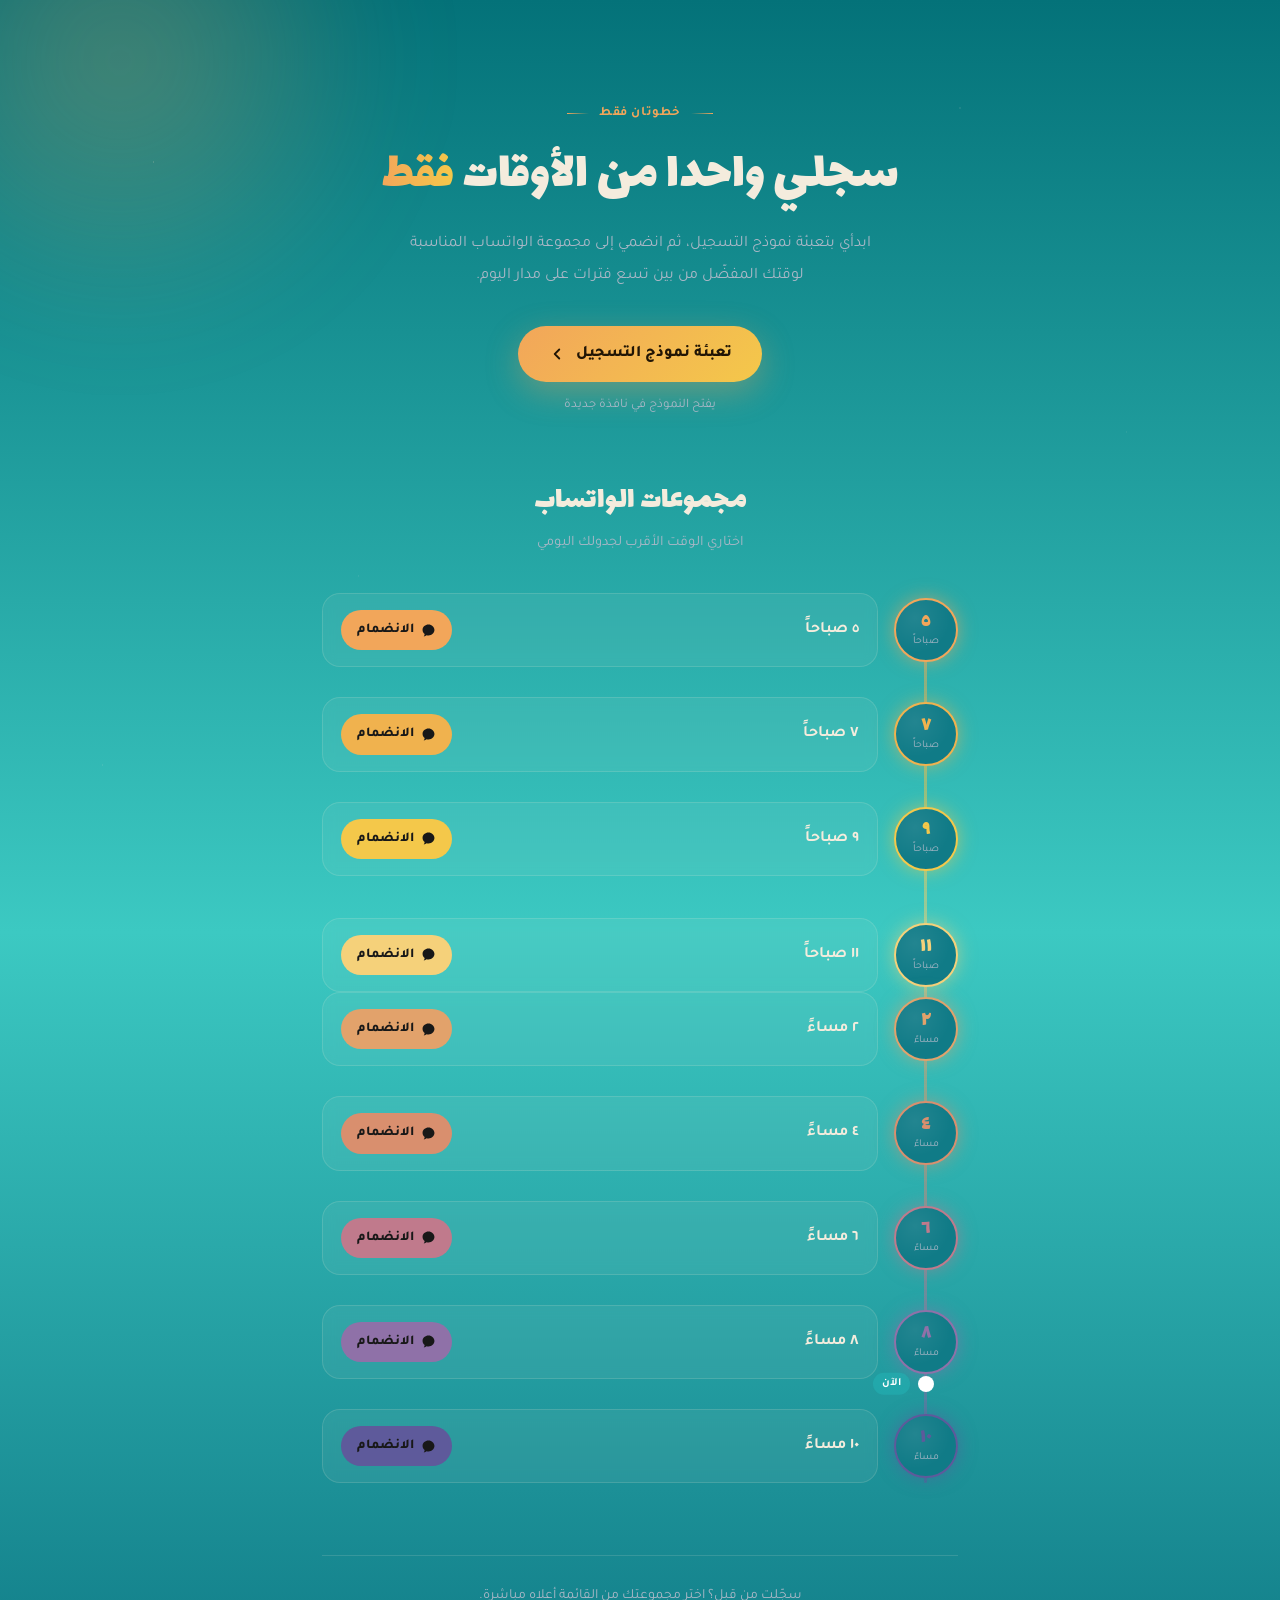
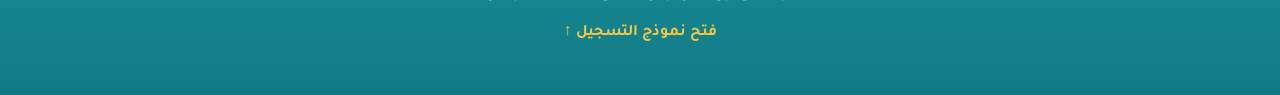
<file: groups.html>
<!DOCTYPE html>
<html lang="ar" dir="rtl">
<head>
<meta charset="UTF-8">
<meta name="viewport" content="width=device-width, initial-scale=1.0">
<title>اختر وقتك — مجموعات اليوم</title>
<link rel="preconnect" href="https://fonts.googleapis.com">
<link rel="preconnect" href="https://fonts.gstatic.com" crossorigin>
<link href="https://fonts.googleapis.com/css2?family=Lalezar&family=Tajawal:wght@300;400;500;700;800&display=swap" rel="stylesheet">
<style>
  :root{
    --night:#16283A;
    --night-deep:#107b87;
    --ink:#F4ECDD;
    --muted:#A9B7C6;
    --dawn:#F2A65A;
    --gold:#F4C84A;
    --dusk:#7C6FB0;
    --glass:rgba(244,236,221,.06);
    --glass-border:rgba(244,236,221,.14);
  }

  *{margin:0;padding:0;box-sizing:border-box;}
  html{scroll-behavior:smooth;}
  body{
    font-family:'Tajawal',sans-serif;
    color:var(--ink);
    background:linear-gradient(180deg,#047279 0%,#3cc9c2 55%,var(--night-deep) 100%);
    min-height:100vh;
    overflow-x:hidden;
    position:relative;
    line-height:1.5;
  }

  .stars{
    position:fixed;inset:0;z-index:0;pointer-events:none;
    background-image:
      radial-gradient(2px 2px at 12% 18%, rgba(244,236,221,.35), transparent 50%),
      radial-gradient(1.5px 1.5px at 28% 64%, rgba(244,236,221,.25), transparent 50%),
      radial-gradient(2px 2px at 75% 12%, rgba(244,236,221,.3), transparent 50%),
      radial-gradient(1.5px 1.5px at 88% 48%, rgba(244,236,221,.2), transparent 50%),
      radial-gradient(1.5px 1.5px at 60% 80%, rgba(244,236,221,.25), transparent 50%),
      radial-gradient(2px 2px at 8% 85%, rgba(244,236,221,.2), transparent 50%);
  }

  .glow{
    position:fixed;top:-220px;left:-160px;width:560px;height:560px;z-index:0;pointer-events:none;
    background:radial-gradient(circle,rgba(242,166,90,.28),transparent 70%);
    filter:blur(50px);
    animation:pulse 9s ease-in-out infinite;
  }
  @keyframes pulse{0%,100%{opacity:.55;transform:scale(1);}50%{opacity:1;transform:scale(1.07);}}
  @media (prefers-reduced-motion:reduce){.glow{animation:none;}}

  .container{max-width:680px;margin:0 auto;padding:0 22px;position:relative;z-index:1;}

  /* ---------- hero ---------- */
  .hero{padding:clamp(52px,9vw,100px) 0 52px;text-align:center;}
  .eyebrow{
    display:inline-flex;align-items:center;gap:10px;
    font-weight:700;font-size:13px;letter-spacing:.04em;color:var(--dawn);
    margin-bottom:18px;
  }
  .eyebrow::before,.eyebrow::after{content:"";width:22px;height:1px;background:linear-gradient(90deg,transparent,var(--dawn));}
  .eyebrow::after{background:linear-gradient(90deg,var(--dawn),transparent);}

  h1{
    font-family:'Lalezar',sans-serif;font-weight:400;
    font-size:clamp(34px,7vw,54px);line-height:1.3;margin-bottom:18px;
  }
  h1 span{
    background:linear-gradient(90deg,var(--dawn),var(--gold));
    -webkit-background-clip:text;background-clip:text;color:transparent;
  }

  .lead{color:var(--muted);font-size:16px;line-height:1.95;max-width:480px;margin:0 auto 34px;}

  .cta{
    display:inline-flex;align-items:center;gap:10px;
    background:linear-gradient(135deg,var(--dawn),var(--gold));
    color:#211505;font-weight:800;font-size:16px;
    padding:16px 30px;border-radius:999px;text-decoration:none;
    box-shadow:0 10px 32px rgba(242,166,90,.35);
    transition:transform .25s ease,box-shadow .25s ease;
  }
  .cta:hover{transform:translateY(-3px);box-shadow:0 14px 38px rgba(242,166,90,.45);}
  .cta:focus-visible{outline:3px solid var(--ink);outline-offset:3px;}
  .cta svg{width:18px;height:18px;transition:transform .25s ease;}
  .cta:hover svg{transform:translateX(-4px);}

  .form-note{margin-top:14px;font-size:13px;color:var(--muted);}

  /* ---------- section head ---------- */
  .section-head{text-align:center;margin:10px 0 38px;}
  .section-head h2{font-family:'Lalezar',sans-serif;font-weight:400;font-size:clamp(24px,5vw,32px);margin-bottom:8px;}
  .section-head p{color:var(--muted);font-size:14.5px;}

  /* ---------- timeline ---------- */
  .timeline{position:relative;padding-bottom:8px;}
  .line{
    position:absolute;top:8px;bottom:8px;right:31px;width:3px;border-radius:3px;
    background:linear-gradient(180deg,#F2A65A,#F0B24E,#F4C84A,#F5D17A,#E2A26B,#D98F6E,#C07A8C,#8F71A8,#5E5A9B);
    opacity:.5;
  }
  .slots{list-style:none;display:flex;flex-direction:column;}
  .slot{display:flex;align-items:center;gap:16px;}
  .slot + .slot{margin-top:30px;}
  .slot.gap-lg + .slot{margin-top:0;}
  .slot.gap-lg{margin-top:42px;}

  .badge{
    flex:0 0 64px;width:64px;height:64px;border-radius:50%;
    display:flex;flex-direction:column;align-items:center;justify-content:center;
    background:radial-gradient(circle at 32% 30%,rgba(255,255,255,.08),transparent 60%),var(--night-deep);
    border:2px solid var(--c);
    box-shadow:0 0 18px color-mix(in srgb, var(--c) 55%, transparent);
    position:relative;z-index:2;
  }
  .badge .num{font-family:'Lalezar',sans-serif;font-size:21px;color:var(--c);line-height:1;}
  .badge .per{font-size:10.5px;color:var(--muted);margin-top:2px;}

  .card{
    flex:1;display:flex;align-items:center;justify-content:space-between;gap:14px;flex-wrap:wrap;
    background:var(--glass);border:1px solid var(--glass-border);border-radius:18px;
    padding:16px 18px;backdrop-filter:blur(6px);-webkit-backdrop-filter:blur(6px);
    transition:transform .2s ease,border-color .2s ease,background .2s ease;
  }
  .card:hover{transform:translateY(-3px);border-color:var(--c);background:rgba(244,236,221,.1);}
  .card .time{font-weight:700;font-size:16px;}

  .join{
    display:inline-flex;align-items:center;gap:7px;flex-shrink:0;
    background:var(--c);color:#181818;font-weight:800;font-size:13.5px;
    padding:10px 16px;border-radius:999px;text-decoration:none;white-space:nowrap;
    transition:filter .2s ease,transform .2s ease;
  }
  .join:hover{filter:brightness(1.12);transform:scale(1.04);}
  .join:focus-visible{outline:3px solid var(--ink);outline-offset:2px;}
  .join svg{width:15px;height:15px;}

  .now-dot{
    position:absolute;right:24px;width:16px;height:16px;border-radius:50%;
    background:#fff;transform:translateY(-50%);z-index:3;
    animation:blink 2.2s ease-in-out infinite;
  }
  .now-dot span{
    position:absolute;right:24px;top:50%;transform:translateY(-50%);
    white-space:nowrap;font-size:11px;font-weight:700;color:#fff;
    background:rgba(35, 178, 181, 0.55);padding:3px 9px;border-radius:999px;
  }
  @keyframes blink{
    0%,100%{box-shadow:0 0 0 4px rgba(255,255,255,.22),0 0 12px rgba(255,255,255,.55);}
    50%{box-shadow:0 0 0 7px rgba(255,255,255,.12),0 0 22px rgba(255,255,255,.9);}
  }
  @media (prefers-reduced-motion:reduce){.now-dot{animation:none;}}

  /* ---------- footer ---------- */
  footer{
    margin-top:64px;padding:30px 0 50px;text-align:center;
    border-top:1px solid var(--glass-border);
  }
  footer p{color:var(--muted);font-size:14px;margin-bottom:14px;}
  footer a{color:var(--gold);font-weight:700;text-decoration:none;}
  footer a:hover{text-decoration:underline;}

  @media (max-width:420px){
    .badge{flex:0 0 56px;width:56px;height:56px;}
    .badge .num{font-size:18px;}
    .line{right:27px;}
    .now-dot,.now-dot span{right:21px;}
  }
</style>
</head>
<body>

<svg style="display:none">
  <symbol id="i-arrow" viewBox="0 0 24 24" fill="none"><path d="M15 18l-6-6 6-6" stroke="currentColor" stroke-width="2.4" stroke-linecap="round" stroke-linejoin="round"/></symbol>
  <symbol id="i-chat" viewBox="0 0 24 24" fill="currentColor"><path d="M12 2.5c-5.25 0-9.5 3.86-9.5 8.62 0 2.62 1.3 4.97 3.36 6.55-.12 1.13-.55 2.45-1.46 3.83 1.86-.3 3.42-1.06 4.62-1.9a11 11 0 0 0 2.98.4c5.25 0 9.5-3.86 9.5-8.62S17.25 2.5 12 2.5Z"/></symbol>
</svg>

<div class="stars" aria-hidden="true"></div>
<div class="glow" aria-hidden="true"></div>

<div class="container">

  <header class="hero">
    <p class="eyebrow">خطوتان فقط</p>
    <h1>سجلي واحدا من الأوقات <span>فقط</span></h1>
    <p class="lead">ابدأي بتعبئة نموذج التسجيل، ثم انضمي إلى مجموعة الواتساب المناسبة لوقتك المفضّل من بين تسع فترات على مدار اليوم.</p>
    <a class="cta" href="https://docs.google.com/forms/d/e/1FAIpQLSfhMHW3g44tswYYww9efNm08aMeaNJ9Gipc-h_omVvi6tJjVw/closedform" target="_blank" rel="noopener">
      تعبئة نموذج التسجيل
      <svg><use href="#i-arrow"/></svg>
    </a>
    <p class="form-note">يفتح النموذج في نافذة جديدة</p>
  </header>

  <section>
    <div class="section-head">
      <h2>مجموعات الواتساب</h2>
      <p>اختاري الوقت الأقرب لجدولك اليومي</p>
    </div>

    <div class="timeline">
      <div class="line" aria-hidden="true"></div>
      <ol class="slots">

        <li class="slot" style="--c:#F2A65A">
          <span class="badge"><span class="num">٥</span><span class="per">صباحاً</span></span>
          <div class="card">
            <span class="time">٥ صباحاً</span>
            <a class="join" href="https://chat.whatsapp.com/ERu2zbosulMLv78qWu5Dti?s=cl&amp;p=a&amp;mlu=2" target="_blank" rel="noopener"><svg><use href="#i-chat"/></svg>الانضمام</a>
          </div>
        </li>

        <li class="slot" style="--c:#F0B24E">
          <span class="badge"><span class="num">٧</span><span class="per">صباحاً</span></span>
          <div class="card">
            <span class="time">٧ صباحاً</span>
            <a class="join" href="https://chat.whatsapp.com/DlqTVExlZtEAAaPaINM7ij?s=cl&amp;p=a&amp;mlu=2" target="_blank" rel="noopener"><svg><use href="#i-chat"/></svg>الانضمام</a>
          </div>
        </li>

        <li class="slot" style="--c:#F4C84A">
          <span class="badge"><span class="num">٩</span><span class="per">صباحاً</span></span>
          <div class="card">
            <span class="time">٩ صباحاً</span>
            <a class="join" href="https://chat.whatsapp.com/KsNSD93bR9m70ZcOYY2a4H?s=cl&amp;p=a&amp;mlu=2" target="_blank" rel="noopener"><svg><use href="#i-chat"/></svg>الانضمام</a>
          </div>
        </li>

        <li class="slot gap-lg" style="--c:#F5D17A">
          <span class="badge"><span class="num">١١</span><span class="per">صباحاً</span></span>
          <div class="card">
            <span class="time">١١ صباحاً</span>
            <a class="join" href="https://chat.whatsapp.com/D00aTCkkx843qMeFODF7eI?s=cl&amp;p=a&amp;mlu=2" target="_blank" rel="noopener"><svg><use href="#i-chat"/></svg>الانضمام</a>
          </div>
        </li>

        <li class="slot" style="--c:#E2A26B">
          <span class="badge"><span class="num">٢</span><span class="per">مساءً</span></span>
          <div class="card">
            <span class="time">٢ مساءً</span>
            <a class="join" href="https://chat.whatsapp.com/JK3xo3Cuj399qj1k6l8KDF?s=cl&amp;p=a&amp;mlu=2" target="_blank" rel="noopener"><svg><use href="#i-chat"/></svg>الانضمام</a>
          </div>
        </li>

        <li class="slot" style="--c:#D98F6E">
          <span class="badge"><span class="num">٤</span><span class="per">مساءً</span></span>
          <div class="card">
            <span class="time">٤ مساءً</span>
            <a class="join" href="https://chat.whatsapp.com/GYhp0vCOG5kHvSKZqoa6Po?s=cl&amp;p=a&amp;mlu=2" target="_blank" rel="noopener"><svg><use href="#i-chat"/></svg>الانضمام</a>
          </div>
        </li>

        <li class="slot" style="--c:#C07A8C">
          <span class="badge"><span class="num">٦</span><span class="per">مساءً</span></span>
          <div class="card">
            <span class="time">٦ مساءً</span>
            <a class="join" href="https://chat.whatsapp.com/JSdkIuHVleeJdibX0UF5ap?s=cl&amp;p=a&amp;mlu=2" target="_blank" rel="noopener"><svg><use href="#i-chat"/></svg>الانضمام</a>
          </div>
        </li>

        <li class="slot" style="--c:#8F71A8">
          <span class="badge"><span class="num">٨</span><span class="per">مساءً</span></span>
          <div class="card">
            <span class="time">٨ مساءً</span>
            <a class="join" href="https://chat.whatsapp.com/JC2bumNTVf951wAiFa5svz?s=cl&amp;p=a&amp;mlu=2" target="_blank" rel="noopener"><svg><use href="#i-chat"/></svg>الانضمام</a>
          </div>
        </li>

        <li class="slot" style="--c:#5E5A9B">
          <span class="badge"><span class="num">١٠</span><span class="per">مساءً</span></span>
          <div class="card">
            <span class="time">١٠ مساءً</span>
            <a class="join" href="https://chat.whatsapp.com/J8k8gmTDkzYLLXRv8YxeMM?s=cl&amp;p=a&amp;mlu=2" target="_blank" rel="noopener"><svg><use href="#i-chat"/></svg>الانضمام</a>
          </div>
        </li>

      </ol>
    </div>
  </section>

  <footer>
    <p>سجّلت من قبل؟ اختر مجموعتك من القائمة أعلاه مباشرة.</p>
    <a href="https://docs.google.com/forms/d/e/1FAIpQLSfhMHW3g44tswYYww9efNm08aMeaNJ9Gipc-h_omVvi6tJjVw/closedform" target="_blank" rel="noopener">فتح نموذج التسجيل ↑</a>
  </footer>

</div>

<script>
(function(){
  var hours = [5,7,9,11,14,16,18,20,22];
  var slots = document.querySelectorAll('.slot');
  var now = new Date();
  var h = now.getHours() + now.getMinutes()/60;
  if (h < hours[0] || h > hours[hours.length-1]) return;

  var timeline = document.querySelector('.timeline');
  var containerTop = timeline.getBoundingClientRect().top;

  function centerOf(el){
    var r = el.querySelector('.badge').getBoundingClientRect();
    return (r.top - containerTop) + r.height/2;
  }

  var idx = hours.findIndex(function(t){ return t > h; });
  var topPx;
  if (idx <= 0) {
    topPx = centerOf(slots[0]);
  } else {
    var beforeC = centerOf(slots[idx-1]);
    var afterC = centerOf(slots[idx]);
    var frac = (h - hours[idx-1]) / (hours[idx] - hours[idx-1]);
    topPx = beforeC + (afterC - beforeC) * frac;
  }

  var dot = document.createElement('div');
  dot.className = 'now-dot';
  dot.style.top = topPx + 'px';
  dot.innerHTML = '<span>الآن</span>';
  timeline.appendChild(dot);
})();
</script>

</body>
</html>
</file>
